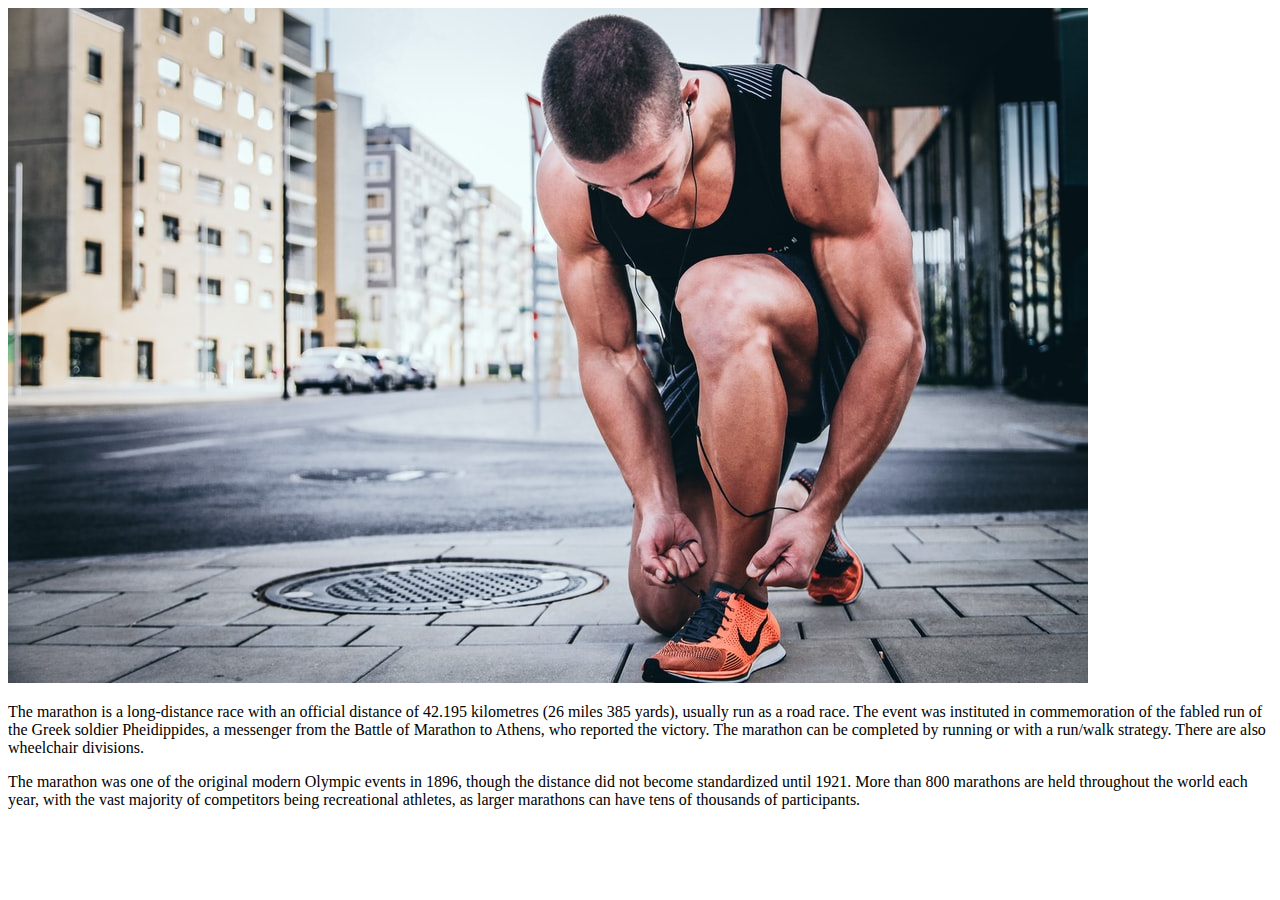
<file: ex01/src/image01.html>
<!DOCTYPE html>
<html>    
<head>
    <title>Image01</title>
    <link rel="stylesheet" href="../style/index.css">
</head>
<body>
<div>      
    <img src="../images/img1.jpg" alt="Marathon">   
    <p>The marathon is a long-distance race with an official distance of 42.195 kilometres (26 miles 385 yards), usually run as a road race. The event was instituted in commemoration of the fabled run of the Greek soldier Pheidippides, a messenger from the Battle of Marathon to Athens, who reported the victory. The marathon can be completed by running or with a run/walk strategy. There are also wheelchair divisions.</p>
    <p>The marathon was one of the original modern Olympic events in 1896, though the distance did not become standardized until 1921. More than 800 marathons are held throughout the world each year, with the vast majority of competitors being recreational athletes, as larger marathons can have tens of thousands of participants.</p>        
</div>
</body>
</file>
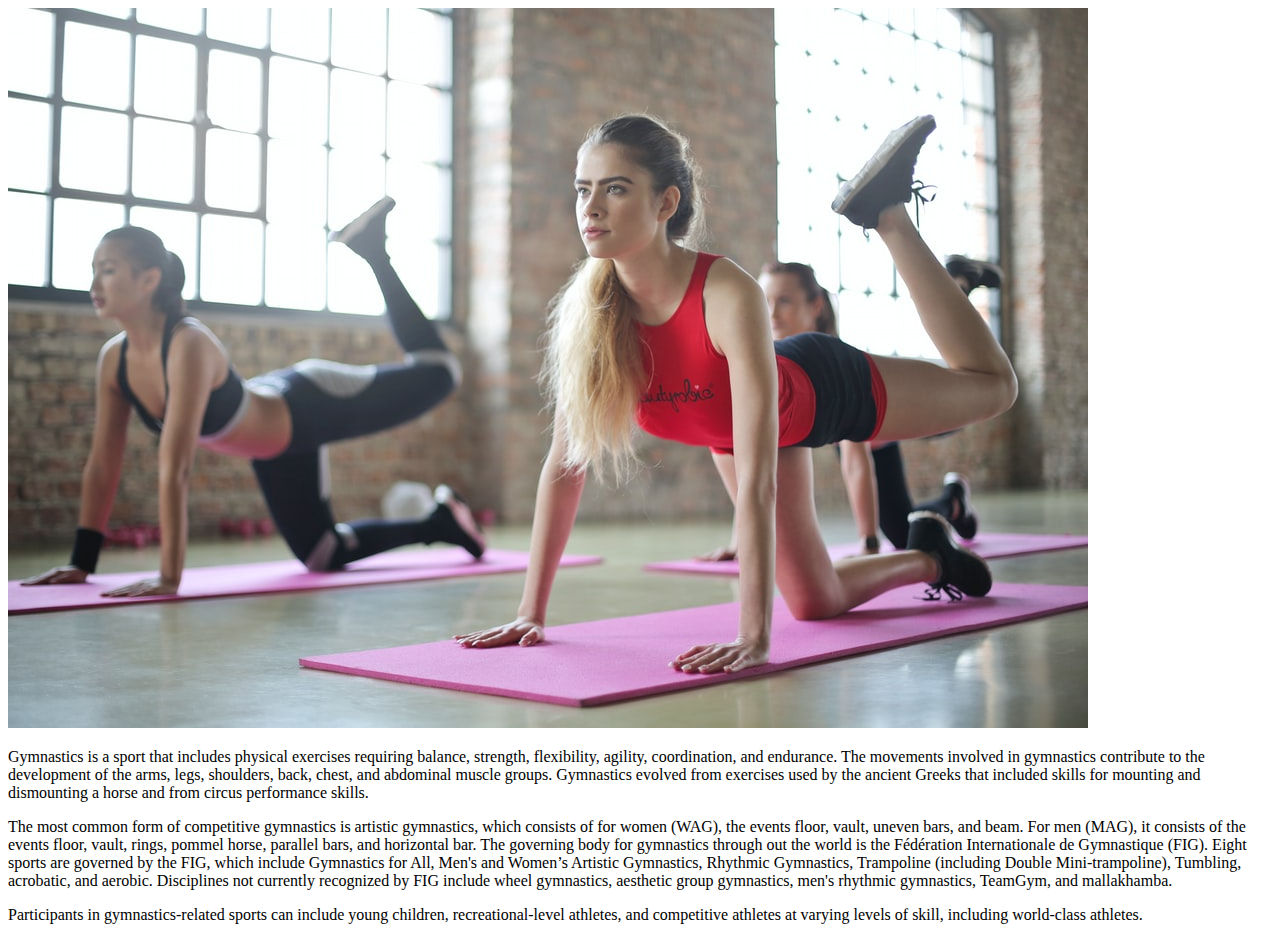
<file: ex01/src/image02.html>
<!DOCTYPE html>
<html>    
<head>
    <title>Image02</title>
    <link rel="stylesheet" href="../style/index.css">
</head>
<body>
<div>      
    <img src="../images/img2.jpg" alt="Gymnastics">   
    <p>Gymnastics is a sport that includes physical exercises requiring balance, strength, flexibility, agility, coordination, and endurance. The movements involved in gymnastics contribute to the development of the arms, legs, shoulders, back, chest, and abdominal muscle groups. Gymnastics evolved from exercises used by the ancient Greeks that included skills for mounting and dismounting a horse and from circus performance skills.</p>
    <p>The most common form of competitive gymnastics is artistic gymnastics, which consists of for women (WAG), the events floor, vault, uneven bars, and beam. For men (MAG), it consists of the events floor, vault, rings, pommel horse, parallel bars, and horizontal bar. The governing body for gymnastics through out the world is the Fédération Internationale de Gymnastique (FIG). Eight sports are governed by the FIG, which include Gymnastics for All, Men's and Women’s Artistic Gymnastics, Rhythmic Gymnastics, Trampoline (including Double Mini-trampoline), Tumbling, acrobatic, and aerobic. Disciplines not currently recognized by FIG include wheel gymnastics, aesthetic group gymnastics, men's rhythmic gymnastics, TeamGym, and mallakhamba.</p>
    <p>Participants in gymnastics-related sports can include young children, recreational-level athletes, and competitive athletes at varying levels of skill, including world-class athletes.</p>
</div>
</body>
</file>
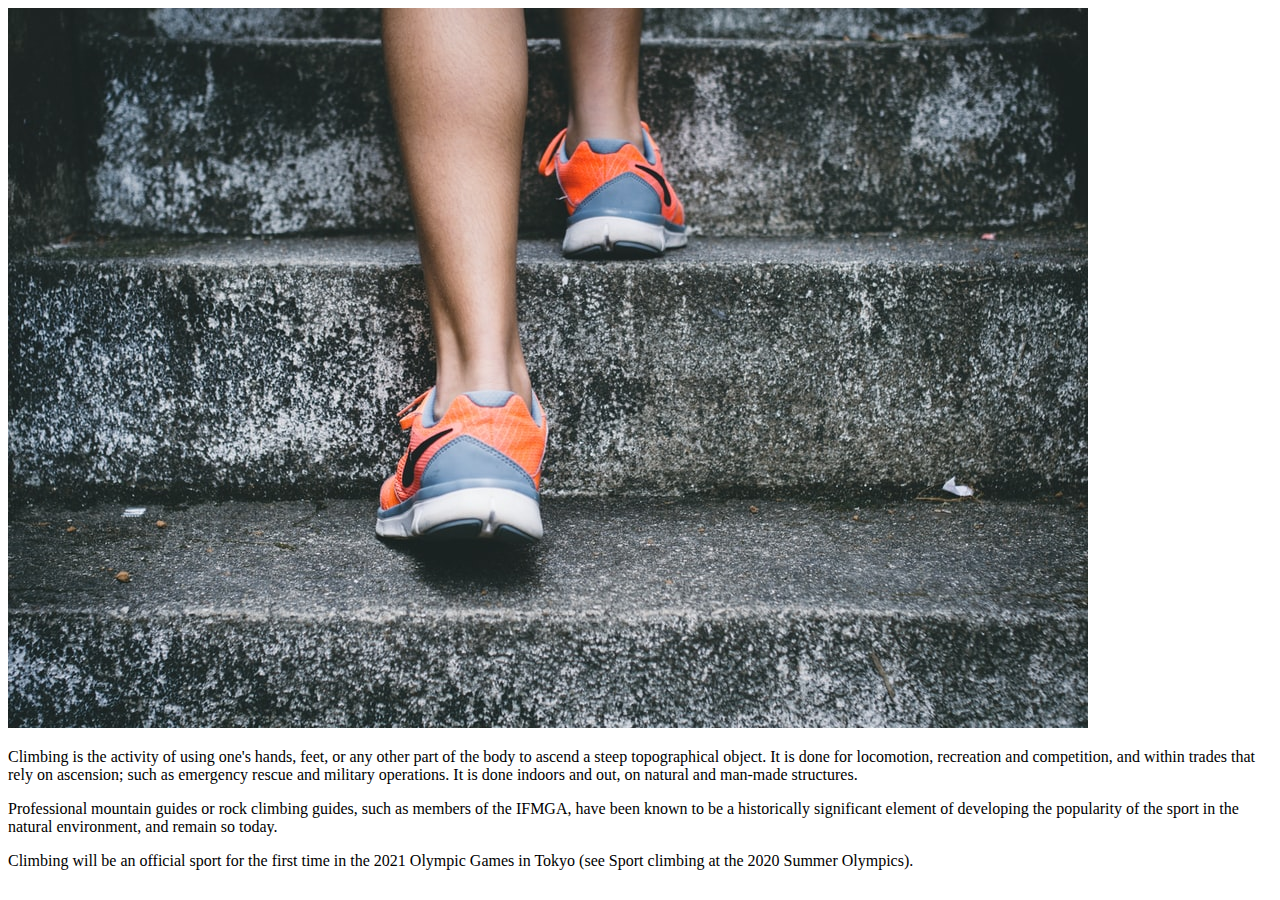
<file: ex01/src/image03.html>
<!DOCTYPE html>
<html>    
<head>
    <title>Image03</title>
    <link rel="stylesheet" href="../style/index.css">
</head>
<body>
<div>      
    <img src="../images/img3.jpg" alt="Climbing">   
    <p>Climbing is the activity of using one's hands, feet, or any other part of the body to ascend a steep topographical object. It is done for locomotion, recreation and competition, and within trades that rely on ascension; such as emergency rescue and military operations. It is done indoors and out, on natural and man-made structures.</p>
    <p>Professional mountain guides or rock climbing guides, such as members of the IFMGA, have been known to be a historically significant element of developing the popularity of the sport in the natural environment, and remain so today.</p>
    <p>Climbing will be an official sport for the first time in the 2021 Olympic Games in Tokyo (see Sport climbing at the 2020 Summer Olympics).</p>
</div>
</body>
</file>
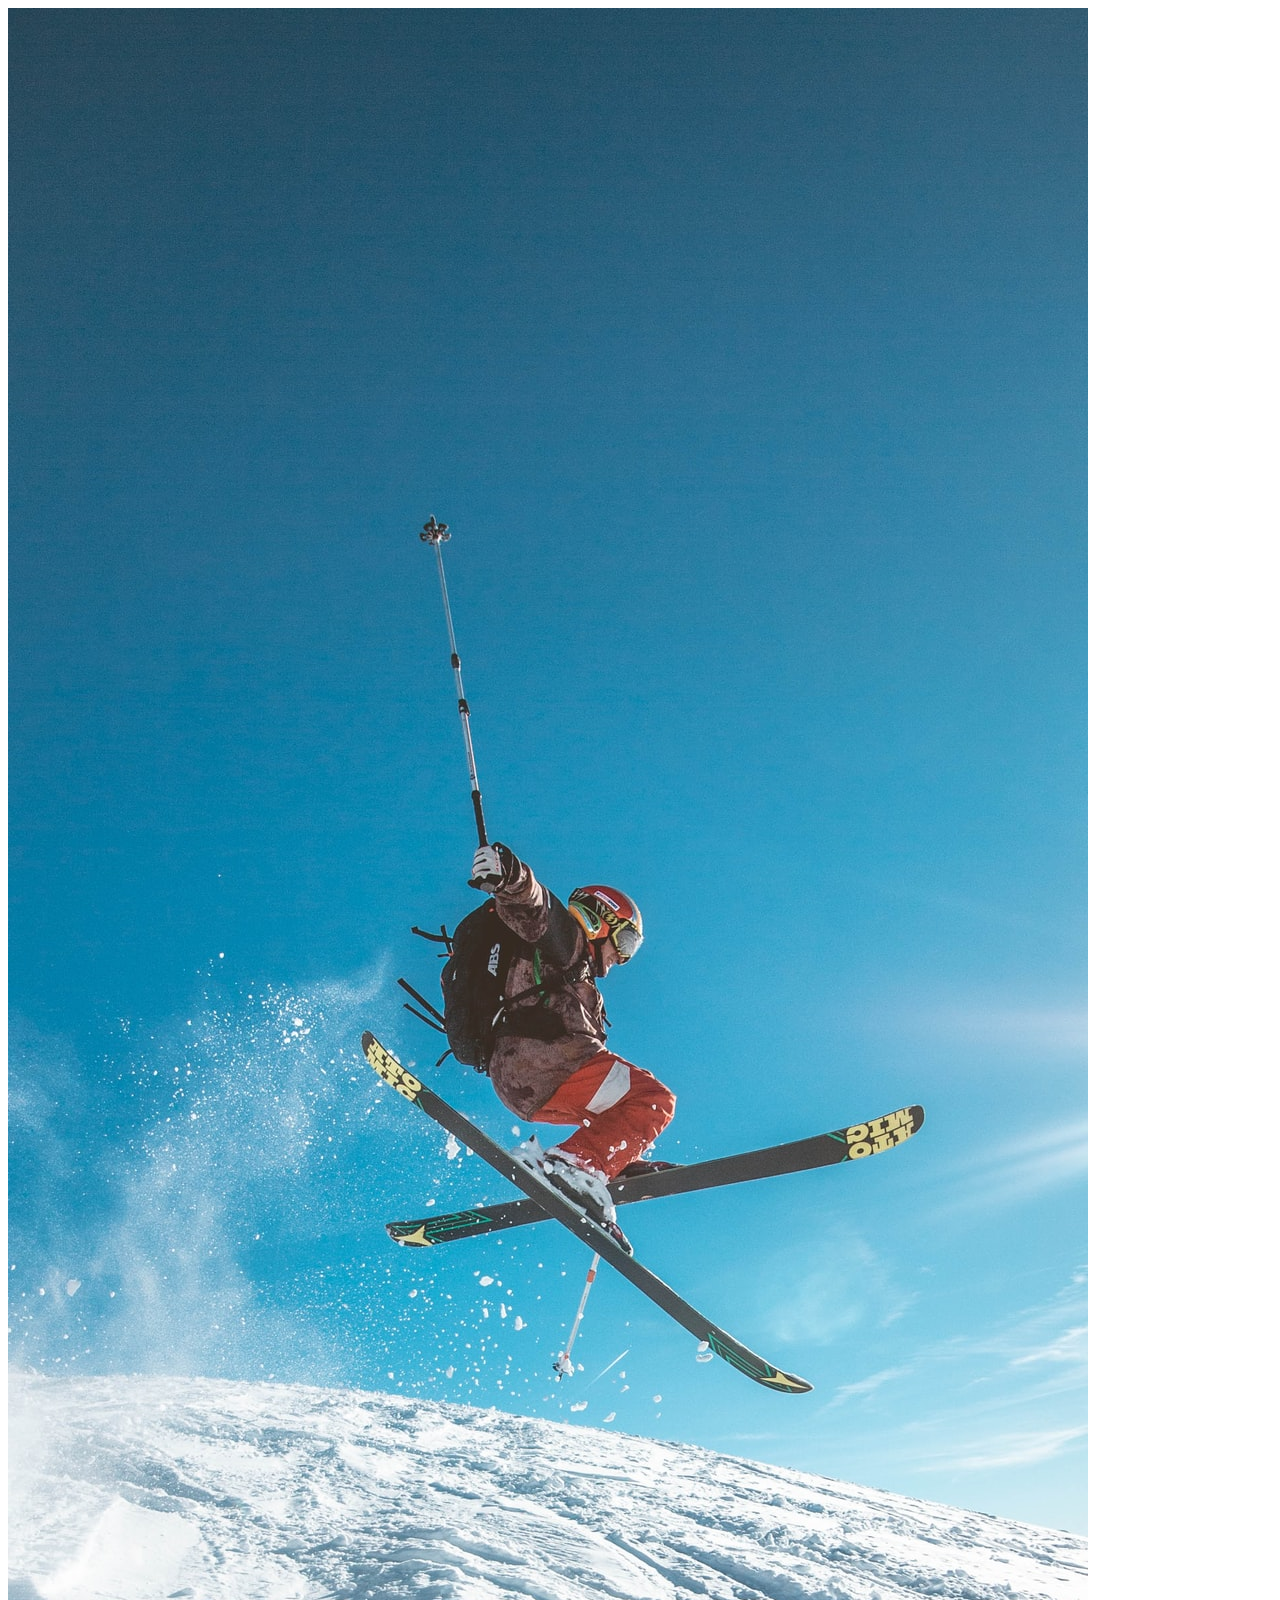
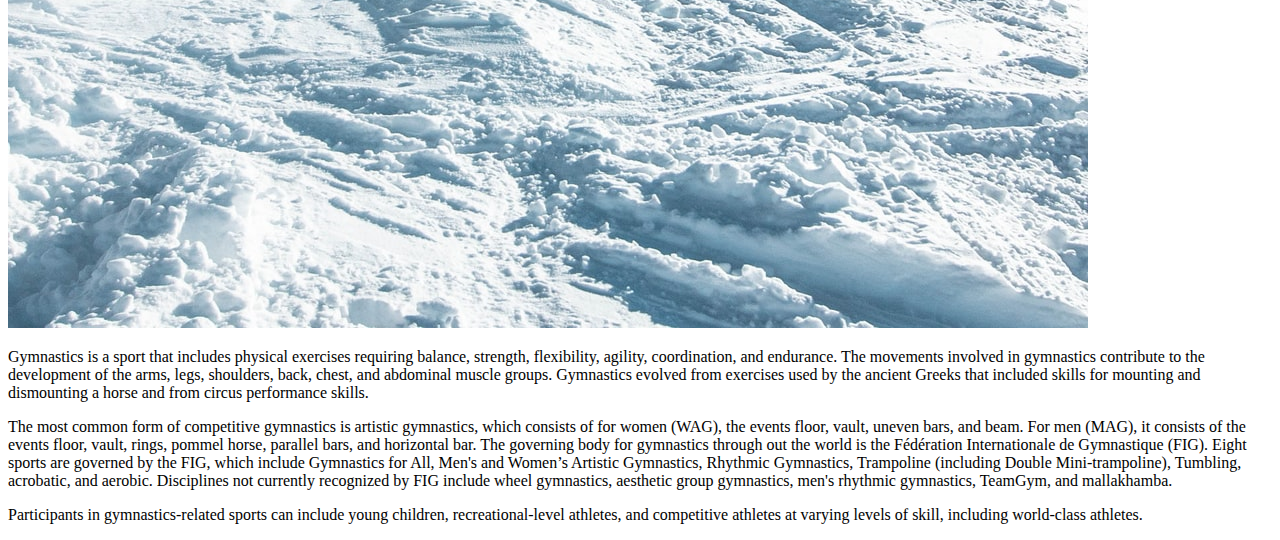
<file: ex01/src/image04.html>
<!DOCTYPE html>
<html>    
<head>
    <title>Image04</title>
    <link rel="stylesheet" href="../style/index.css">
</head>
<body>
<div>      
    <img src="../images/img4.jpg" alt="Skiing">   
    <p>Gymnastics is a sport that includes physical exercises requiring balance, strength, flexibility, agility, coordination, and endurance. The movements involved in gymnastics contribute to the development of the arms, legs, shoulders, back, chest, and abdominal muscle groups. Gymnastics evolved from exercises used by the ancient Greeks that included skills for mounting and dismounting a horse and from circus performance skills.</p>
    <p>The most common form of competitive gymnastics is artistic gymnastics, which consists of for women (WAG), the events floor, vault, uneven bars, and beam. For men (MAG), it consists of the events floor, vault, rings, pommel horse, parallel bars, and horizontal bar. The governing body for gymnastics through out the world is the Fédération Internationale de Gymnastique (FIG). Eight sports are governed by the FIG, which include Gymnastics for All, Men's and Women’s Artistic Gymnastics, Rhythmic Gymnastics, Trampoline (including Double Mini-trampoline), Tumbling, acrobatic, and aerobic. Disciplines not currently recognized by FIG include wheel gymnastics, aesthetic group gymnastics, men's rhythmic gymnastics, TeamGym, and mallakhamba.</p>
    <p>Participants in gymnastics-related sports can include young children, recreational-level athletes, and competitive athletes at varying levels of skill, including world-class athletes.</p>
</div>
</body>
</file>
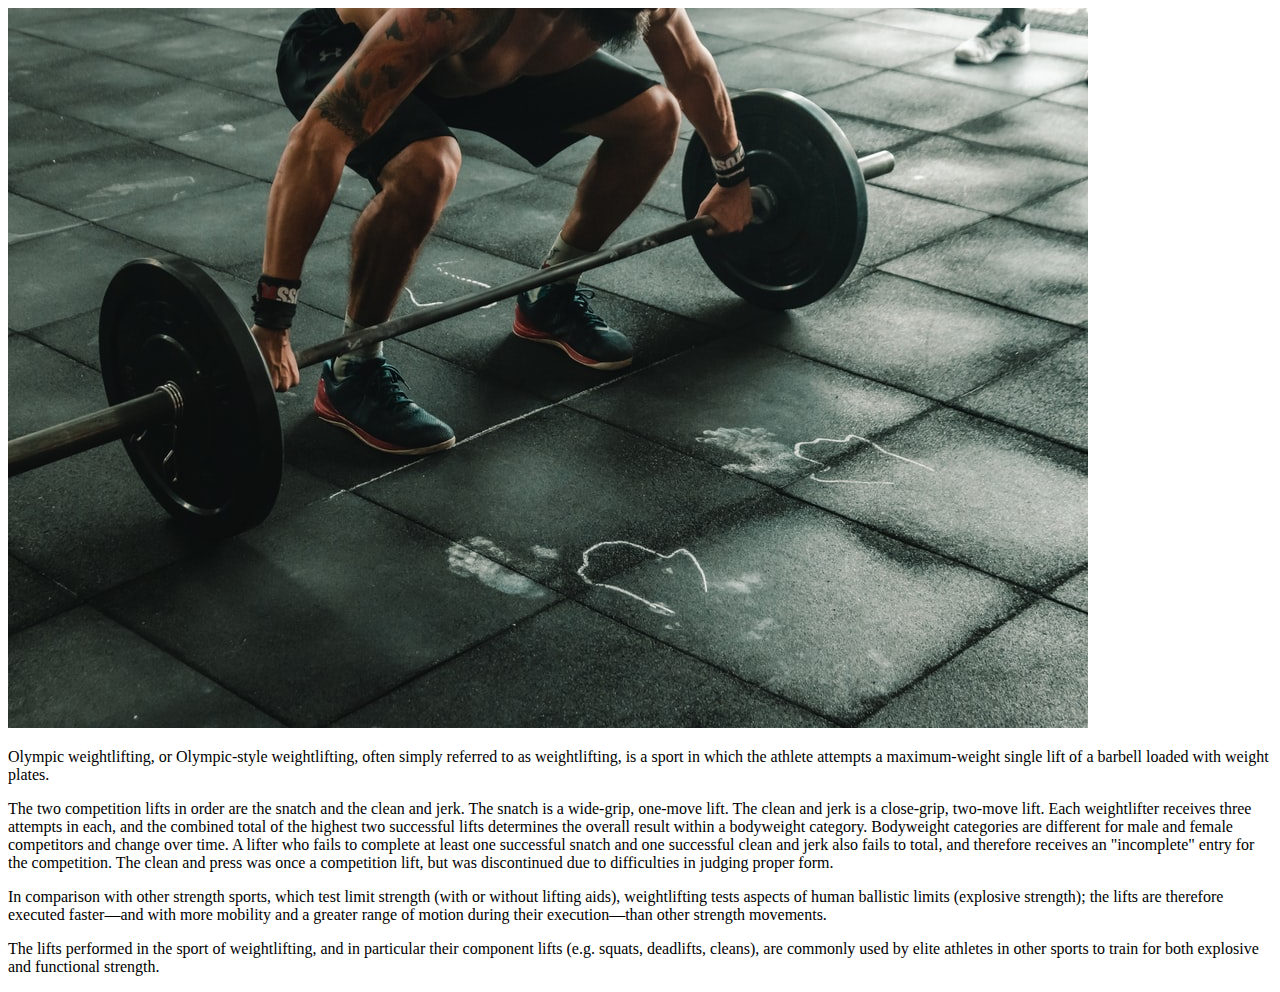
<file: ex01/src/image05.html>
<!DOCTYPE html>
<html>    
<head>
    <title>Image05</title>
    <link rel="stylesheet" href="../style/index.css">
</head>
<body>
<div>      
    <img src="../images/img5.jpg" alt="Weight Lifting">   
    <p>
        Olympic weightlifting, or Olympic-style weightlifting, often simply referred to as weightlifting, is a sport in which the athlete attempts a maximum-weight single lift of a barbell loaded with weight plates.
    </p>
    <p>
        The two competition lifts in order are the snatch and the clean and jerk. The snatch is a wide-grip, one-move lift. The clean and jerk is a close-grip, two-move lift. Each weightlifter receives three attempts in each, and the combined total of the highest two successful lifts determines the overall result within a bodyweight category. Bodyweight categories are different for male and female competitors and change over time. A lifter who fails to complete at least one successful snatch and one successful clean and jerk also fails to total, and therefore receives an "incomplete" entry for the competition. The clean and press was once a competition lift, but was discontinued due to difficulties in judging proper form.
    </p>
    <p>
        In comparison with other strength sports, which test limit strength (with or without lifting aids), weightlifting tests aspects of human ballistic limits (explosive strength); the lifts are therefore executed faster—and with more mobility and a greater range of motion during their execution—than other strength movements.
    </p>
    <p>
        The lifts performed in the sport of weightlifting, and in particular their component lifts (e.g. squats, deadlifts, cleans), are commonly used by elite athletes in other sports to train for both explosive and functional strength.
    </p>
</div>
</body>
</file>
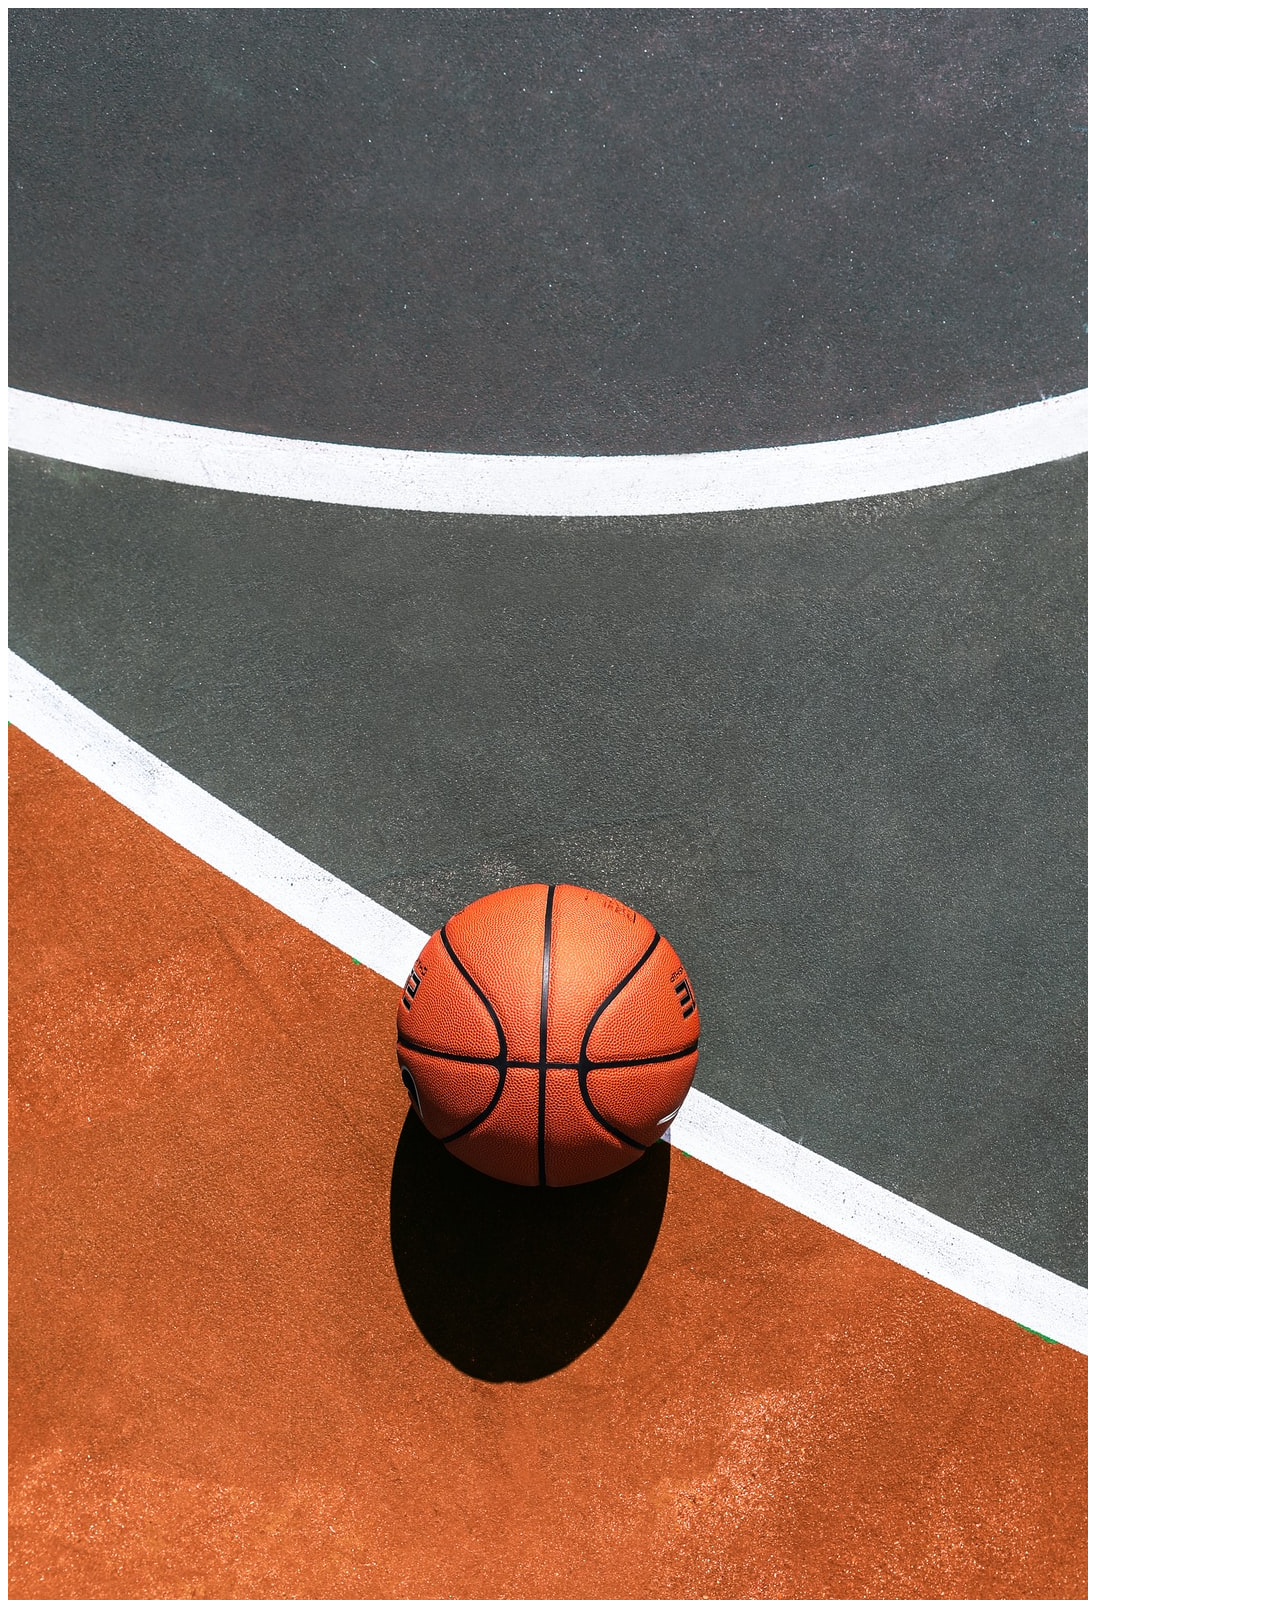
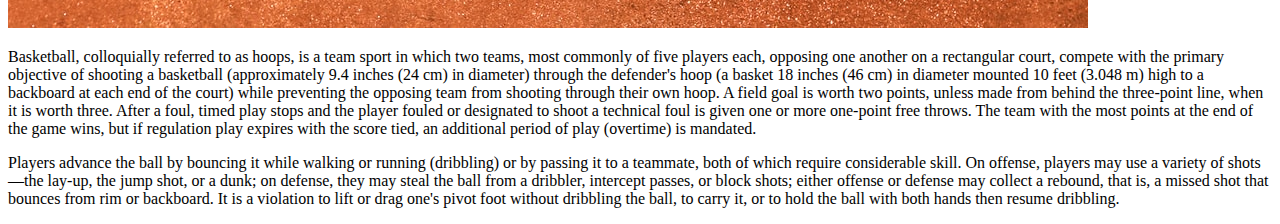
<file: ex01/src/image06.html>
<!DOCTYPE html>
<html>    
<head>
    <title>Image06</title>
    <link rel="stylesheet" href="../style/index.css">
</head>
<body>
<div>      
    <img src="../images/img6.jpg" alt="Basketball">
    <p>
        Basketball, colloquially referred to as hoops, is a team sport in which two teams, most commonly of five players each, opposing one another on a rectangular court, compete with the primary objective of shooting a basketball (approximately 9.4 inches (24 cm) in diameter) through the defender's hoop (a basket 18 inches (46 cm) in diameter mounted 10 feet (3.048 m) high to a backboard at each end of the court) while preventing the opposing team from shooting through their own hoop. A field goal is worth two points, unless made from behind the three-point line, when it is worth three. After a foul, timed play stops and the player fouled or designated to shoot a technical foul is given one or more one-point free throws. The team with the most points at the end of the game wins, but if regulation play expires with the score tied, an additional period of play (overtime) is mandated.
    </p>
    <p>
        Players advance the ball by bouncing it while walking or running (dribbling) or by passing it to a teammate, both of which require considerable skill. On offense, players may use a variety of shots—the lay-up, the jump shot, or a dunk; on defense, they may steal the ball from a dribbler, intercept passes, or block shots; either offense or defense may collect a rebound, that is, a missed shot that bounces from rim or backboard. It is a violation to lift or drag one's pivot foot without dribbling the ball, to carry it, or to hold the ball with both hands then resume dribbling.
    </p>
</div>
</body>
</file>
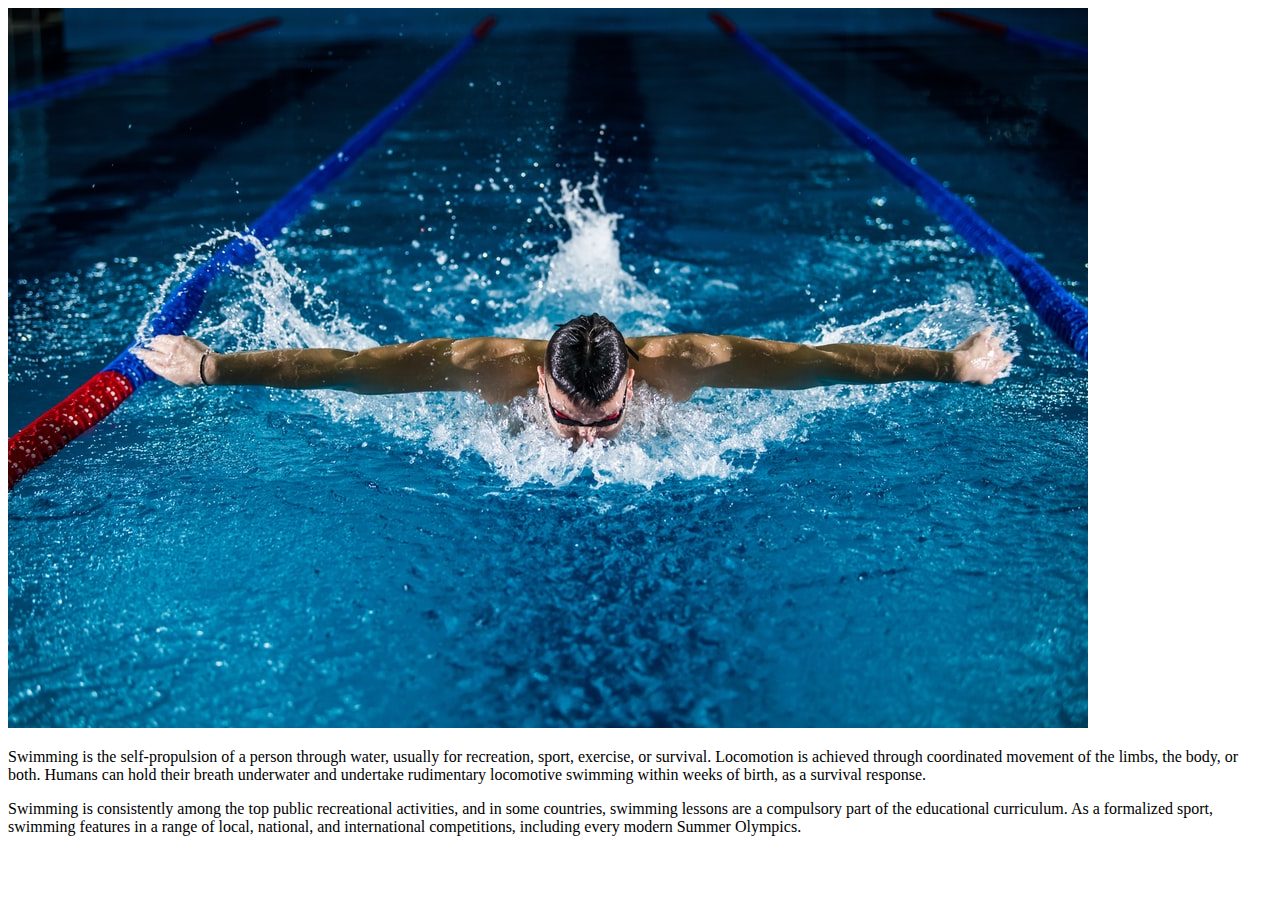
<file: ex01/src/image07.html>
<!DOCTYPE html>
<html>    
<head>
    <title>Image07</title>
    <link rel="stylesheet" href="../style/index.css">
</head>
<body><div>      
    <img src="../images/img7.jpg" alt="Swimming">   
    <p>
        Swimming is the self-propulsion of a person through water, usually for recreation, sport, exercise, or survival. Locomotion is achieved through coordinated movement of the limbs, the body, or both. Humans can hold their breath underwater and undertake rudimentary locomotive swimming within weeks of birth, as a survival response.
    </p>
    <p>
        Swimming is consistently among the top public recreational activities, and in some countries, swimming lessons are a compulsory part of the educational curriculum. As a formalized sport, swimming features in a range of local, national, and international competitions, including every modern Summer Olympics.
    </p>    
</div>
</body>
</file>
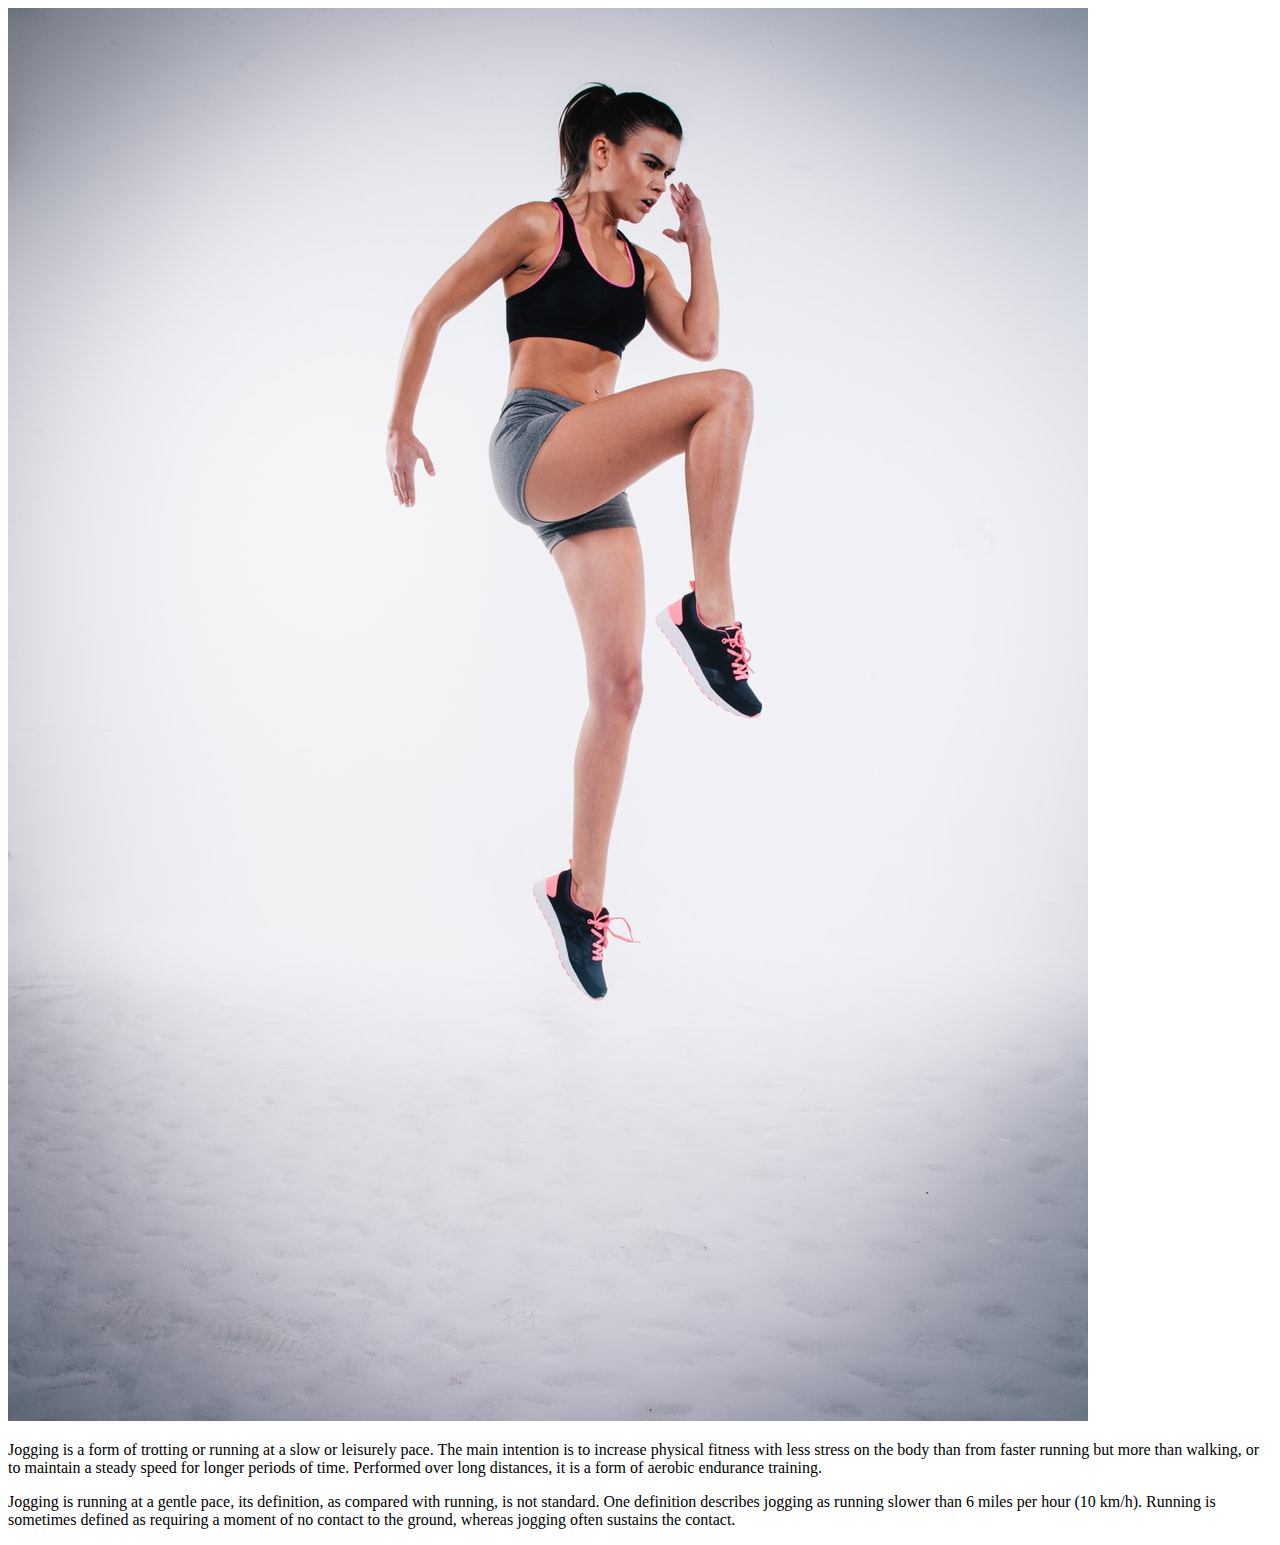
<file: ex01/src/image08.html>
<!DOCTYPE html>
<html>    
<head>
    <title>Image08</title>
    <link rel="stylesheet" href="../style/index.css">
</head>
<body>
<div>      
    <img src="../images/img8.jpg" alt="Jogging">   
    <p>
        Jogging is a form of trotting or running at a slow or leisurely pace. The main intention is to increase physical fitness with less stress on the body than from faster running but more than walking, or to maintain a steady speed for longer periods of time. Performed over long distances, it is a form of aerobic endurance training.
    </p>
    <p>
        Jogging is running at a gentle pace, its definition, as compared with running, is not standard. One definition describes jogging as running slower than 6 miles per hour (10 km/h). Running is sometimes defined as requiring a moment of no contact to the ground, whereas jogging often sustains the contact.
    </p>    
</div>
</body>
</file>
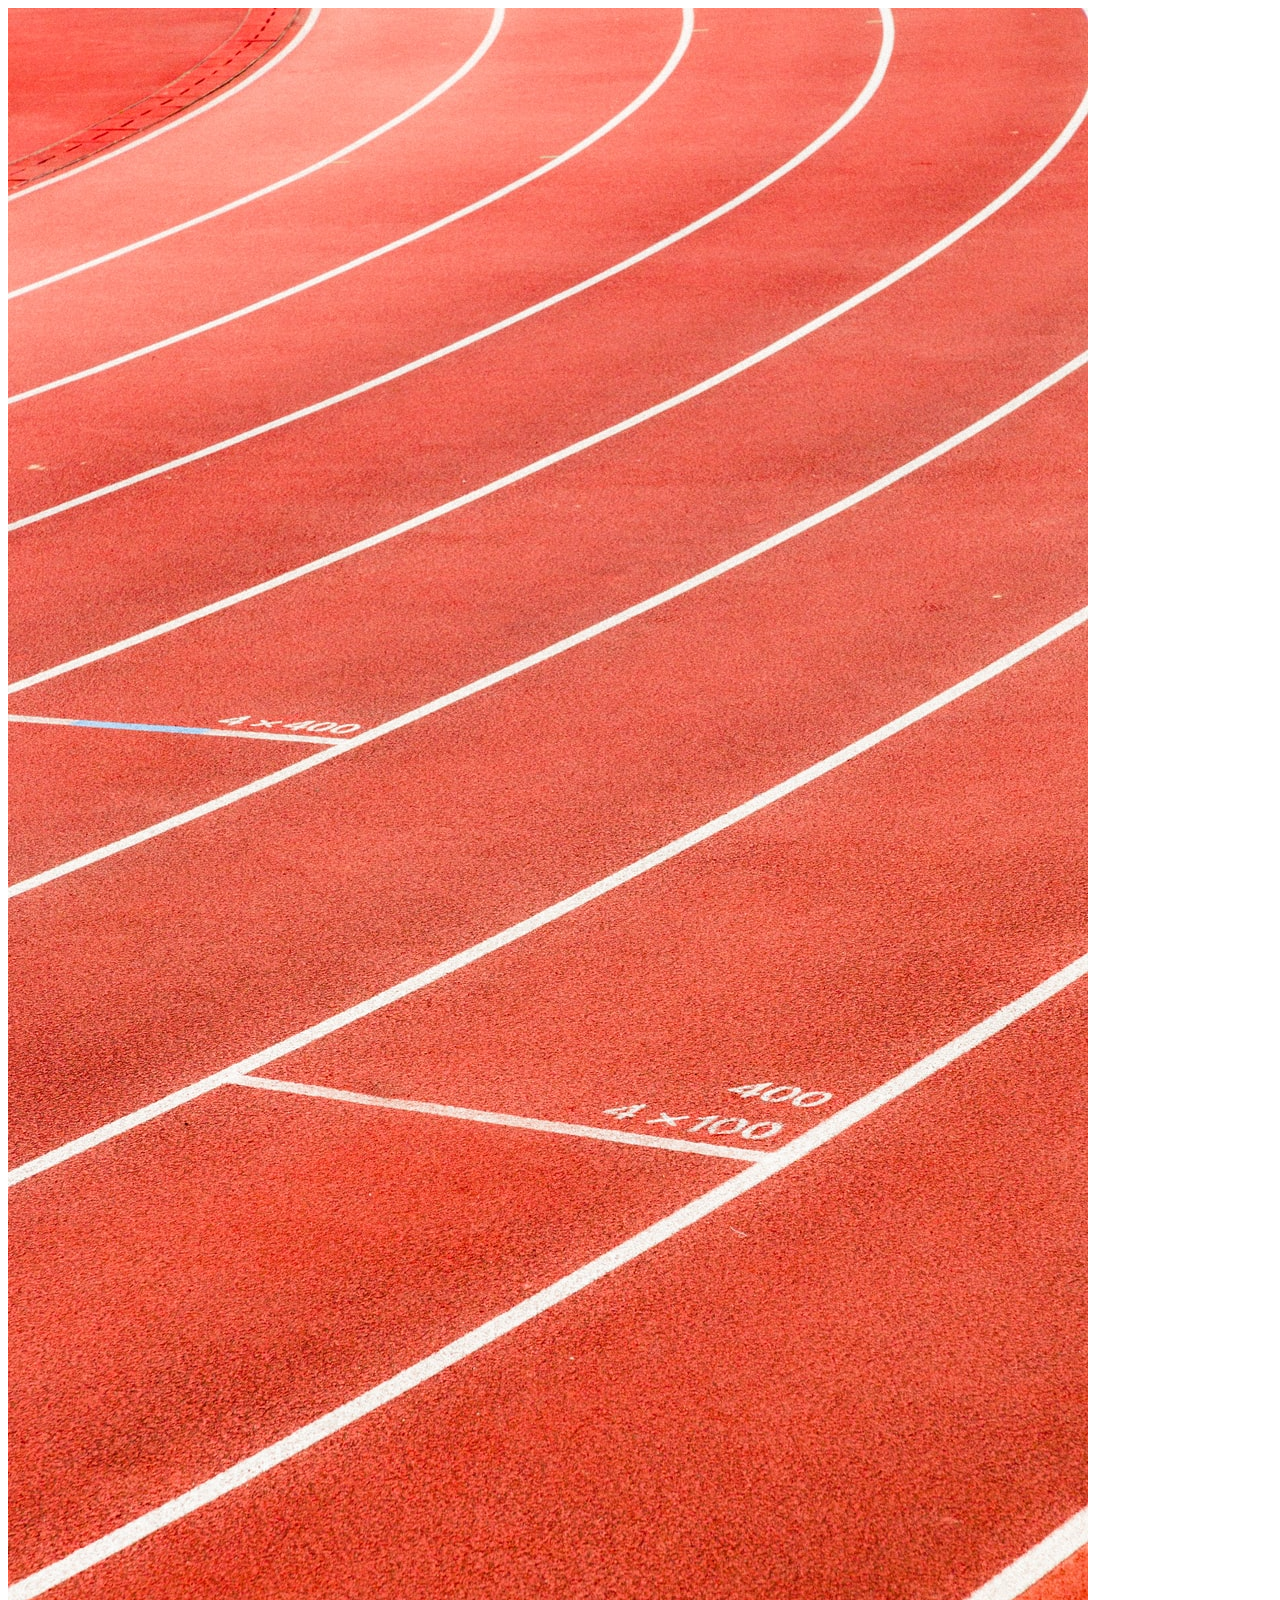
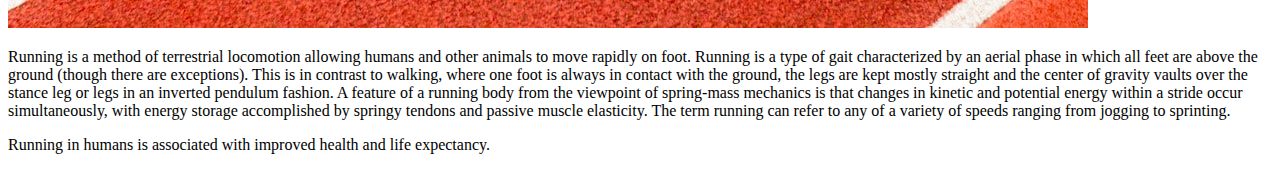
<file: ex01/src/image09.html>
<!DOCTYPE html>
<html>    
<head>
    <title>Image09</title>
    <link rel="stylesheet" href="../style/index.css">
</head>
<body>
<div>      
    <img src="../images/img9.jpg" alt="Running">   
    <p>
        Running is a method of terrestrial locomotion allowing humans and other animals to move rapidly on foot. Running is a type of gait characterized by an aerial phase in which all feet are above the ground (though there are exceptions). This is in contrast to walking, where one foot is always in contact with the ground, the legs are kept mostly straight and the center of gravity vaults over the stance leg or legs in an inverted pendulum fashion. A feature of a running body from the viewpoint of spring-mass mechanics is that changes in kinetic and potential energy within a stride occur simultaneously, with energy storage accomplished by springy tendons and passive muscle elasticity. The term running can refer to any of a variety of speeds ranging from jogging to sprinting.
    </p>
    <p>
        Running in humans is associated with improved health and life expectancy.
    </p>    
</div>
</body>
</file>
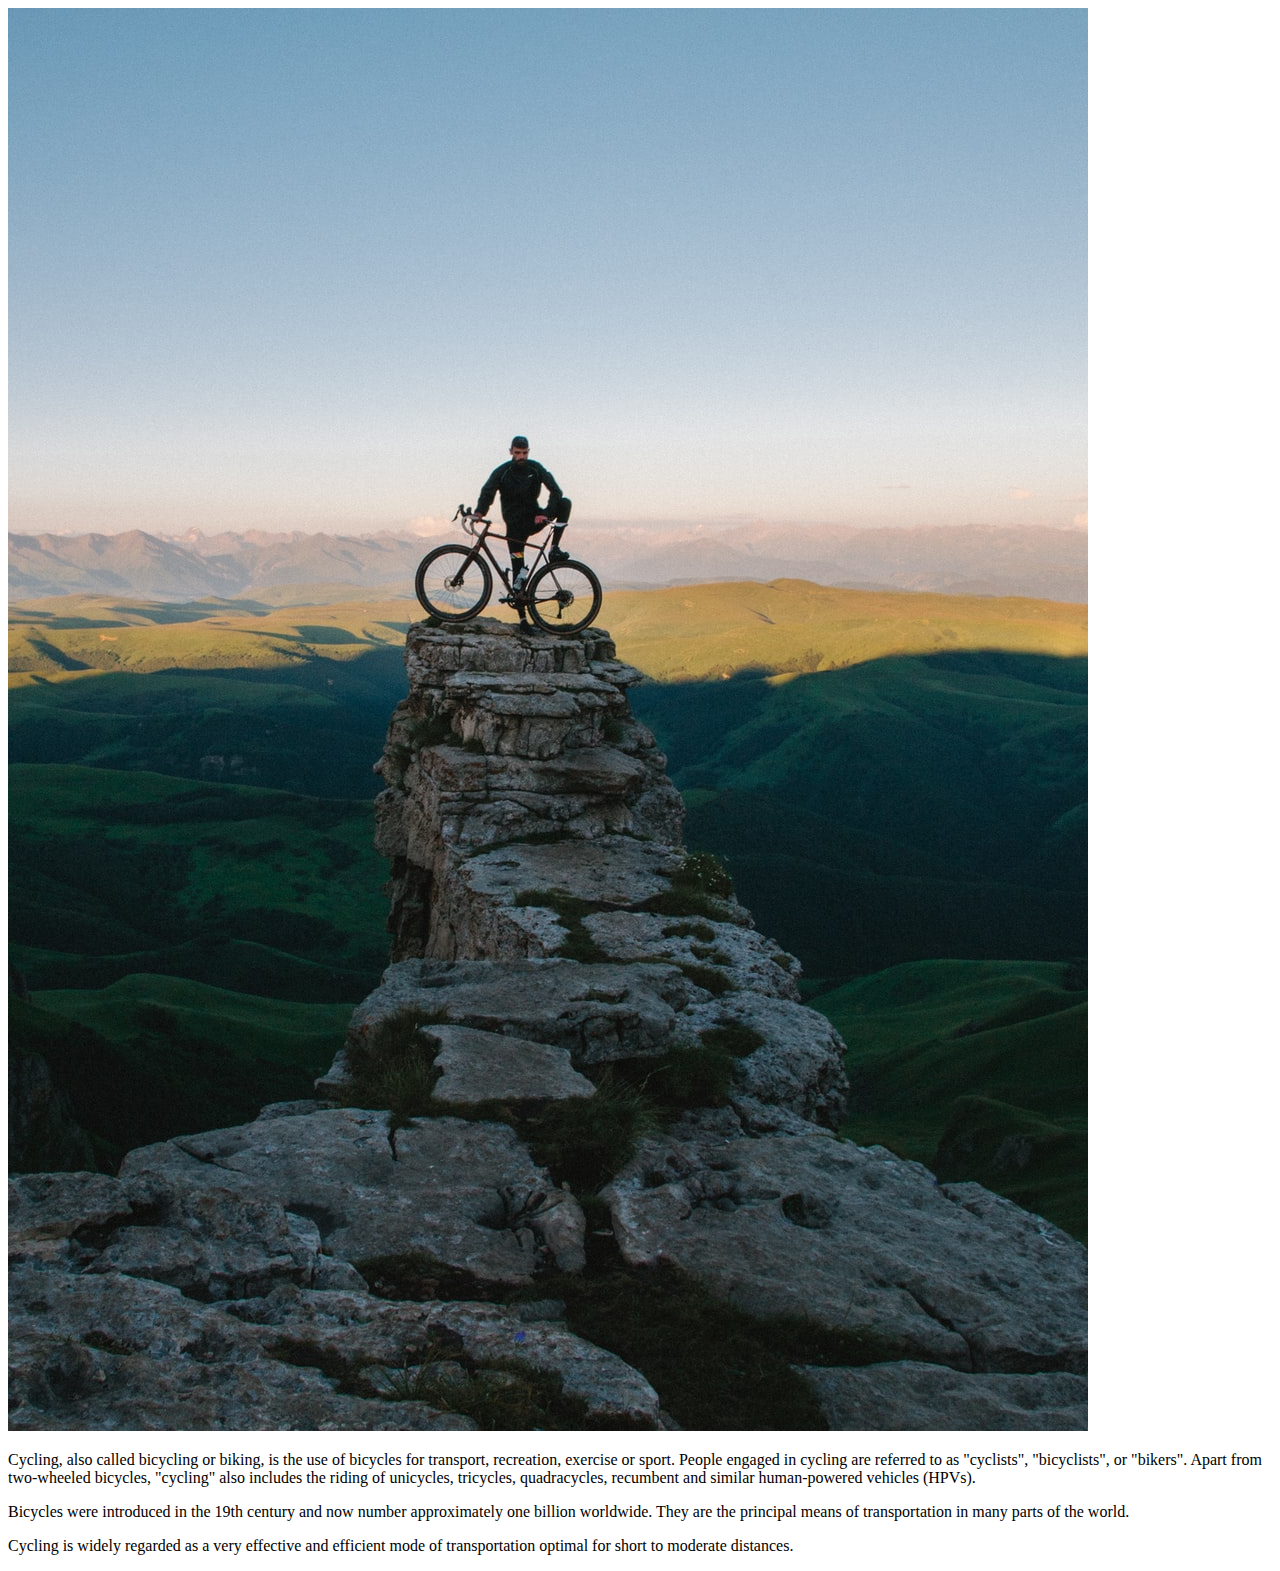
<file: ex01/src/image10.html>
<!DOCTYPE html>
<html>    
<head>
    <title>Image10</title>
    <link rel="stylesheet" href="../style/index.css">
</head>
<body>
<div>      
    <img src="../images/img10.jpg" alt="Cycling">   
    <p>
        Cycling, also called bicycling or biking, is the use of bicycles for transport, recreation, exercise or sport. People engaged in cycling are referred to as "cyclists", "bicyclists", or "bikers". Apart from two-wheeled bicycles, "cycling" also includes the riding of unicycles, tricycles, quadracycles, recumbent and similar human-powered vehicles (HPVs).
    </p>
    <p>
        Bicycles were introduced in the 19th century and now number approximately one billion worldwide. They are the principal means of transportation in many parts of the world.
    </p>   
    <p>
        Cycling is widely regarded as a very effective and efficient mode of transportation optimal for short to moderate distances.
    </p> 
</div>
</body>
</file>
<file: ex01/style/index.css>
.row {
  display: flex;
  padding: 0 4px;
  width: 840px;
  margin:auto;
}

.column {
  position: relative;
  flex: 25%;
  padding: 0 4px;
}

.img_wrap {
  position: relative;
  z-index: 5;
}

.column img {  
  margin-top: 8px;
  vertical-align: middle;
  width: 200px;
  z-index: 5;
}

.img_desc {
  position: absolute;
  bottom: 0px;
  left: 50%;
  transform: translate(-50%, -50%);
  visibility: hidden;
}

.img_wrap h1 {
  color: white;
}

.img_wrap:hover .img_desc{  
  background-color:black;
  opacity: 0.5;
  z-index:1;
  visibility: visible;
}

.img_wrap:hover { 
  background-color:black;
  opacity: 0.5;
  z-index:1;
}

/* The Modal (background) */
.modal {
  display: none; /* Hidden by default */
  position: fixed; /* Stay in place */
  z-index: 1; /* Sit on top */
  left: 0;
  top: 0;
  width: 100%; /* Full width */
  height: 100%; /* Full height */
  overflow: auto; /* Enable scroll if needed */
  background-color: rgb(0,0,0); /* Fallback color */
  background-color: rgba(0,0,0,0.4); /* Black w/ opacity */
}

/* Modal Content/Box */
.modal-content {
  background-color: #fefefe;
  margin: 15% auto; /* 15% from the top and centered */
  padding: 20px;
  border: 1px solid #888;
  width: 80%; /* Could be more or less, depending on screen size */
}

/* The Close Button */
.close {
  color: #aaa;
  float: right;
  font-size: 28px;
  font-weight: bold;
}

.close:hover,
.close:focus {
  color: black;
  text-decoration: none;
  cursor: pointer;
}
</file>
